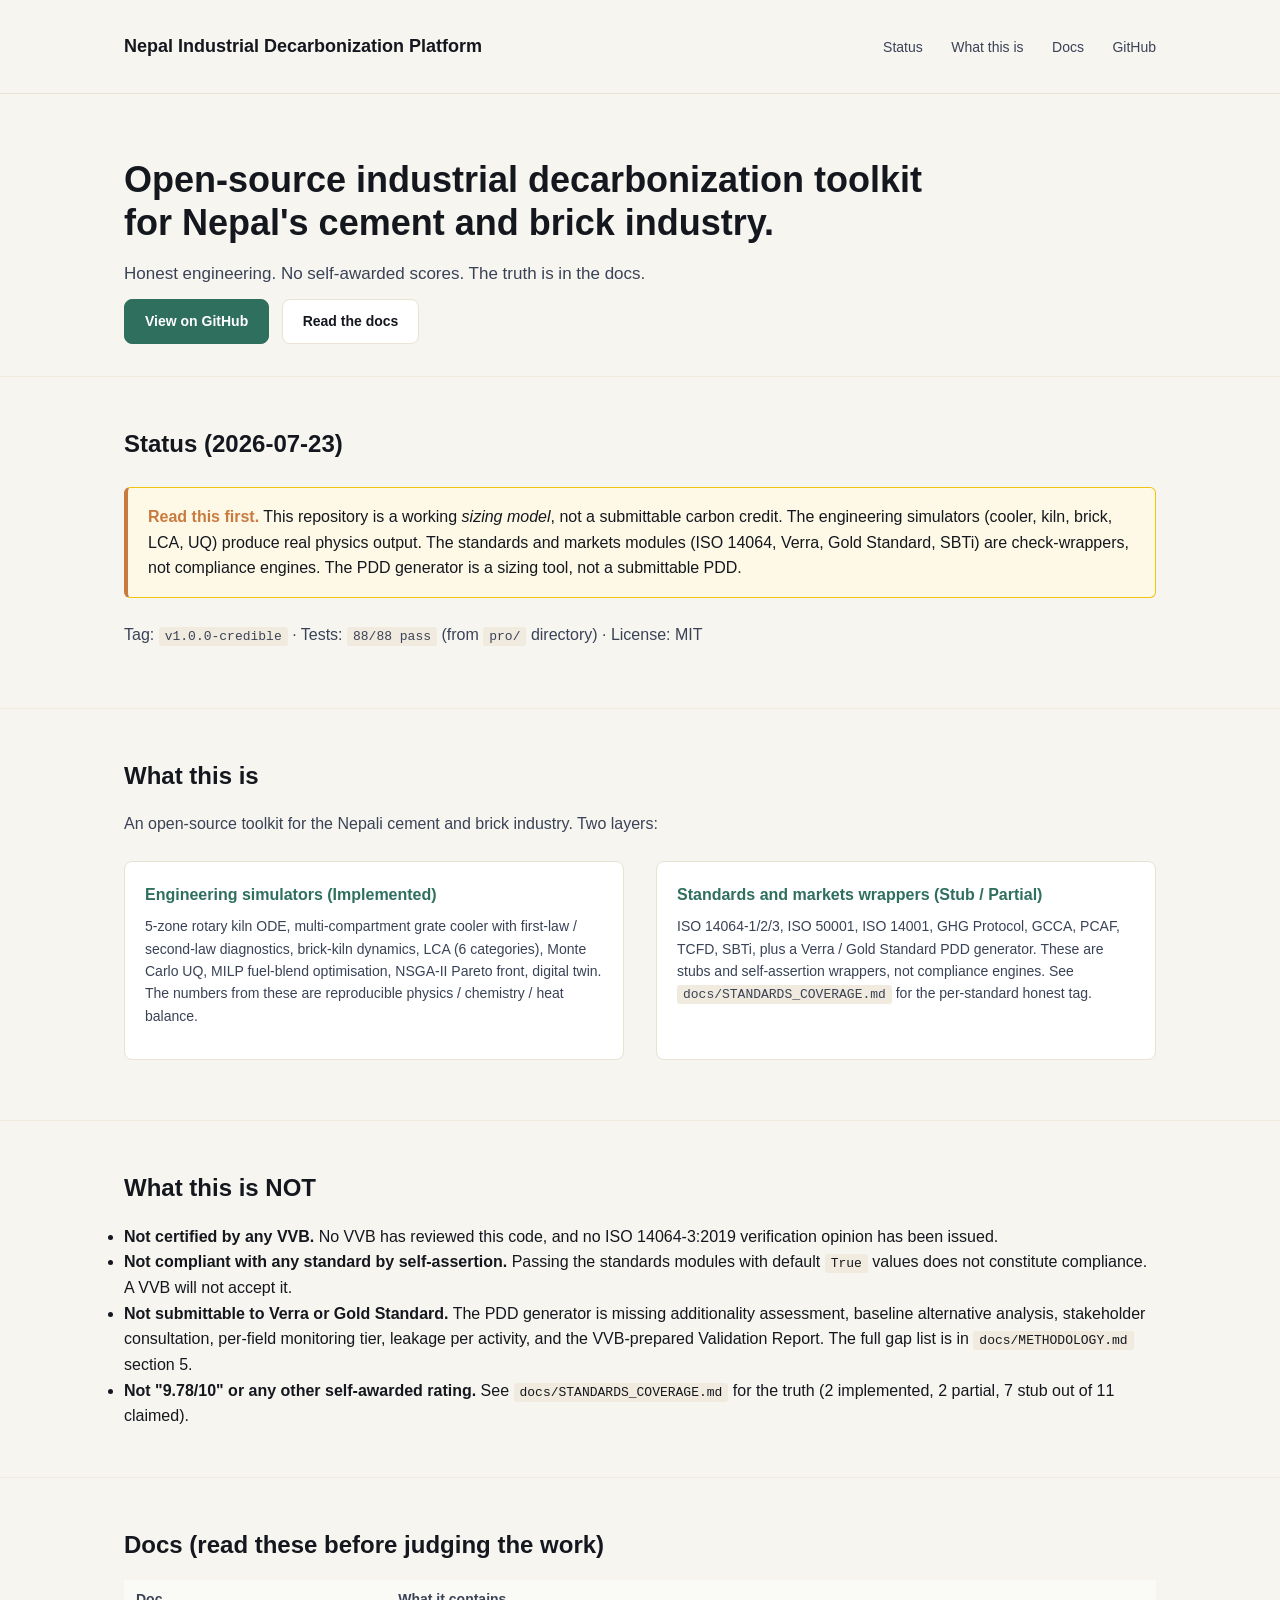
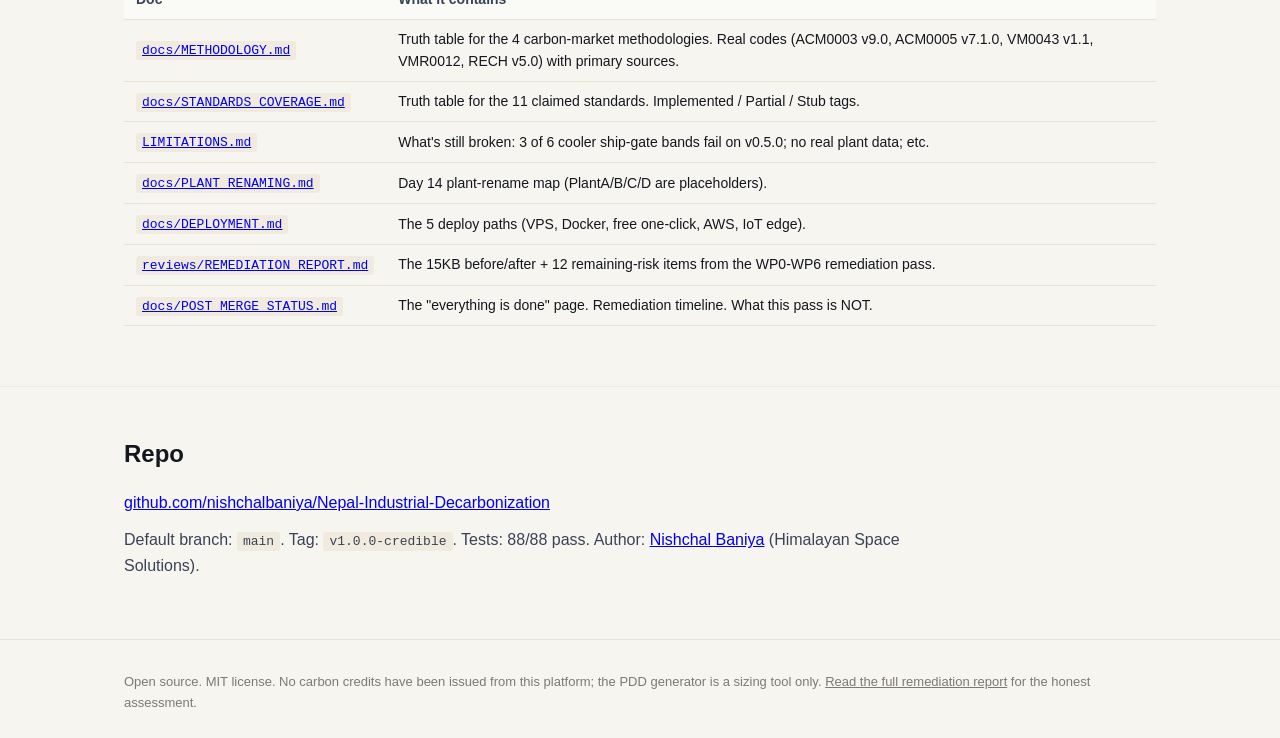
<file: docs/index.html>
<!DOCTYPE html>
<html lang="en">
<head>
<meta charset="UTF-8">
<meta name="viewport" content="width=device-width, initial-scale=1.0">
<title>Nepal Industrial Decarbonization Platform</title>
<style>
:root {
  --bg: #f7f5f0;
  --card: #ffffff;
  --line: #e9e3d6;
  --line-soft: #f0ebde;
  --ink: #14171e;
  --ink-2: #3a4256;
  --ink-3: #7c7a72;
  --primary: #2f6f5e;
  --primary-2: #4a8e7c;
  --accent: #c97b3f;
}
* { box-sizing: border-box; margin: 0; padding: 0; }
html { scroll-behavior: smooth; }
body {
  font-family: -apple-system, BlinkMacSystemFont, "Segoe UI", Roboto, sans-serif;
  background: var(--bg);
  color: var(--ink);
  line-height: 1.6;
  font-size: 16px;
}
.container { max-width: 1080px; margin: 0 auto; padding: 0 24px; }
header {
  border-bottom: 1px solid var(--line);
  padding: 32px 0;
}
header .row { display: flex; justify-content: space-between; align-items: center; flex-wrap: wrap; gap: 16px; }
header h1 { font-size: 18px; font-weight: 600; }
header nav a { color: var(--ink-2); text-decoration: none; margin-left: 24px; font-size: 14px; }
header nav a:hover { color: var(--primary); }
.hero { padding: 64px 0 32px; }
.hero h2 { font-size: 36px; line-height: 1.2; margin-bottom: 16px; max-width: 800px; }
.hero p { font-size: 17px; color: var(--ink-2); max-width: 760px; margin-bottom: 12px; }
.btn {
  display: inline-block; padding: 10px 20px; border-radius: 8px;
  font-weight: 600; font-size: 14px; text-decoration: none; margin-right: 8px;
  border: 1px solid var(--line);
}
.btn-primary { background: var(--primary); color: white; border-color: var(--primary); }
.btn-primary:hover { background: var(--primary-2); }
.btn-secondary { background: white; color: var(--ink); }
section { padding: 48px 0; border-top: 1px solid var(--line-soft); }
section h3 { font-size: 24px; margin-bottom: 16px; }
section p { color: var(--ink-2); margin-bottom: 12px; max-width: 820px; }
.honesty {
  background: #fef9e7; border: 1px solid #f1c40f; border-left: 4px solid #c97b3f;
  padding: 16px 20px; border-radius: 6px; margin: 24px 0;
}
.honesty strong { color: #c97b3f; }
.two-col { display: grid; grid-template-columns: 1fr 1fr; gap: 32px; }
@media (max-width: 800px) { .two-col { grid-template-columns: 1fr; } }
.box {
  background: var(--card); border: 1px solid var(--line); border-radius: 8px;
  padding: 20px; margin: 12px 0;
}
.box h4 { font-size: 16px; margin-bottom: 8px; color: var(--primary); }
.box p { font-size: 14px; }
table { width: 100%; border-collapse: collapse; margin: 12px 0; }
th, td { text-align: left; padding: 8px 12px; border-bottom: 1px solid var(--line); font-size: 14px; }
th { background: #fafaf6; color: var(--ink-2); font-weight: 600; }
code { background: #f0ebde; padding: 2px 6px; border-radius: 3px; font-size: 13px; }
footer { padding: 32px 0; border-top: 1px solid var(--line); color: var(--ink-3); font-size: 13px; }
footer a { color: var(--ink-3); }
</style>
</head>
<body>

<header>
<div class="container">
<div class="row">
  <h1>Nepal Industrial Decarbonization Platform</h1>
  <nav>
    <a href="#status">Status</a>
    <a href="#what">What this is</a>
    <a href="#docs">Docs</a>
    <a href="https://github.com/nishchalbaniya/Nepal-Industrial-Decarbonization">GitHub</a>
  </nav>
</div>
</div>
</header>

<div class="hero">
<div class="container">
  <h2>Open-source industrial decarbonization toolkit for Nepal's cement and brick industry.</h2>
  <p>Honest engineering. No self-awarded scores. The truth is in the docs.</p>
  <a href="https://github.com/nishchalbaniya/Nepal-Industrial-Decarbonization" class="btn btn-primary">View on GitHub</a>
  <a href="#docs" class="btn btn-secondary">Read the docs</a>
</div>
</div>

<section id="status">
<div class="container">
  <h3>Status (2026-07-23)</h3>
  <div class="honesty">
    <strong>Read this first.</strong> This repository is a working <em>sizing model</em>, not a submittable carbon credit. The engineering simulators (cooler, kiln, brick, LCA, UQ) produce real physics output. The standards and markets modules (ISO 14064, Verra, Gold Standard, SBTi) are check-wrappers, not compliance engines. The PDD generator is a sizing tool, not a submittable PDD.
  </div>
  <p>Tag: <code>v1.0.0-credible</code> &middot; Tests: <code>88/88 pass</code> (from <code>pro/</code> directory) &middot; License: MIT</p>
</div>
</section>

<section id="what">
<div class="container">
  <h3>What this is</h3>
  <p>An open-source toolkit for the Nepali cement and brick industry. Two layers:</p>
  <div class="two-col">
    <div class="box">
      <h4>Engineering simulators (Implemented)</h4>
      <p>5-zone rotary kiln ODE, multi-compartment grate cooler with first-law / second-law diagnostics, brick-kiln dynamics, LCA (6 categories), Monte Carlo UQ, MILP fuel-blend optimisation, NSGA-II Pareto front, digital twin. The numbers from these are reproducible physics / chemistry / heat balance.</p>
    </div>
    <div class="box">
      <h4>Standards and markets wrappers (Stub / Partial)</h4>
      <p>ISO 14064-1/2/3, ISO 50001, ISO 14001, GHG Protocol, GCCA, PCAF, TCFD, SBTi, plus a Verra / Gold Standard PDD generator. These are stubs and self-assertion wrappers, not compliance engines. See <code>docs/STANDARDS_COVERAGE.md</code> for the per-standard honest tag.</p>
    </div>
  </div>
</div>
</section>

<section id="whatnot">
<div class="container">
  <h3>What this is NOT</h3>
  <ul>
    <li><strong>Not certified by any VVB.</strong> No VVB has reviewed this code, and no ISO 14064-3:2019 verification opinion has been issued.</li>
    <li><strong>Not compliant with any standard by self-assertion.</strong> Passing the standards modules with default <code>True</code> values does not constitute compliance. A VVB will not accept it.</li>
    <li><strong>Not submittable to Verra or Gold Standard.</strong> The PDD generator is missing additionality assessment, baseline alternative analysis, stakeholder consultation, per-field monitoring tier, leakage per activity, and the VVB-prepared Validation Report. The full gap list is in <code>docs/METHODOLOGY.md</code> section 5.</li>
    <li><strong>Not "9.78/10" or any other self-awarded rating.</strong> See <code>docs/STANDARDS_COVERAGE.md</code> for the truth (2 implemented, 2 partial, 7 stub out of 11 claimed).</li>
  </ul>
</div>
</section>

<section id="docs">
<div class="container">
  <h3>Docs (read these before judging the work)</h3>
  <table>
    <tr><th>Doc</th><th>What it contains</th></tr>
    <tr><td><a href="https://github.com/nishchalbaniya/Nepal-Industrial-Decarbonization/blob/main/docs/METHODOLOGY.md"><code>docs/METHODOLOGY.md</code></a></td><td>Truth table for the 4 carbon-market methodologies. Real codes (ACM0003 v9.0, ACM0005 v7.1.0, VM0043 v1.1, VMR0012, RECH v5.0) with primary sources.</td></tr>
    <tr><td><a href="https://github.com/nishchalbaniya/Nepal-Industrial-Decarbonization/blob/main/docs/STANDARDS_COVERAGE.md"><code>docs/STANDARDS_COVERAGE.md</code></a></td><td>Truth table for the 11 claimed standards. Implemented / Partial / Stub tags.</td></tr>
    <tr><td><a href="https://github.com/nishchalbaniya/Nepal-Industrial-Decarbonization/blob/main/LIMITATIONS.md"><code>LIMITATIONS.md</code></a></td><td>What's still broken: 3 of 6 cooler ship-gate bands fail on v0.5.0; no real plant data; etc.</td></tr>
    <tr><td><a href="https://github.com/nishchalbaniya/Nepal-Industrial-Decarbonization/blob/main/docs/PLANT_RENAMING.md"><code>docs/PLANT_RENAMING.md</code></a></td><td>Day 14 plant-rename map (PlantA/B/C/D are placeholders).</td></tr>
    <tr><td><a href="https://github.com/nishchalbaniya/Nepal-Industrial-Decarbonization/blob/main/docs/DEPLOYMENT.md"><code>docs/DEPLOYMENT.md</code></a></td><td>The 5 deploy paths (VPS, Docker, free one-click, AWS, IoT edge).</td></tr>
    <tr><td><a href="https://github.com/nishchalbaniya/Nepal-Industrial-Decarbonization/blob/main/reviews/REMEDIATION_REPORT.md"><code>reviews/REMEDIATION_REPORT.md</code></a></td><td>The 15KB before/after + 12 remaining-risk items from the WP0-WP6 remediation pass.</td></tr>
    <tr><td><a href="https://github.com/nishchalbaniya/Nepal-Industrial-Decarbonization/blob/main/docs/POST_MERGE_STATUS.md"><code>docs/POST_MERGE_STATUS.md</code></a></td><td>The "everything is done" page. Remediation timeline. What this pass is NOT.</td></tr>
  </table>
</div>
</section>

<section id="github">
<div class="container">
  <h3>Repo</h3>
  <p><a href="https://github.com/nishchalbaniya/Nepal-Industrial-Decarbonization">github.com/nishchalbaniya/Nepal-Industrial-Decarbonization</a></p>
  <p>Default branch: <code>main</code>. Tag: <code>v1.0.0-credible</code>. Tests: 88/88 pass. Author: <a href="https://github.com/nishchalbaniya">Nishchal Baniya</a> (Himalayan Space Solutions).</p>
</div>
</section>

<footer>
<div class="container">
  <p>Open source. MIT license. No carbon credits have been issued from this platform; the PDD generator is a sizing tool only. <a href="https://github.com/nishchalbaniya/Nepal-Industrial-Decarbonization/blob/main/reviews/REMEDIATION_REPORT.md">Read the full remediation report</a> for the honest assessment.</p>
</div>
</footer>

</body>
</html>
</file>
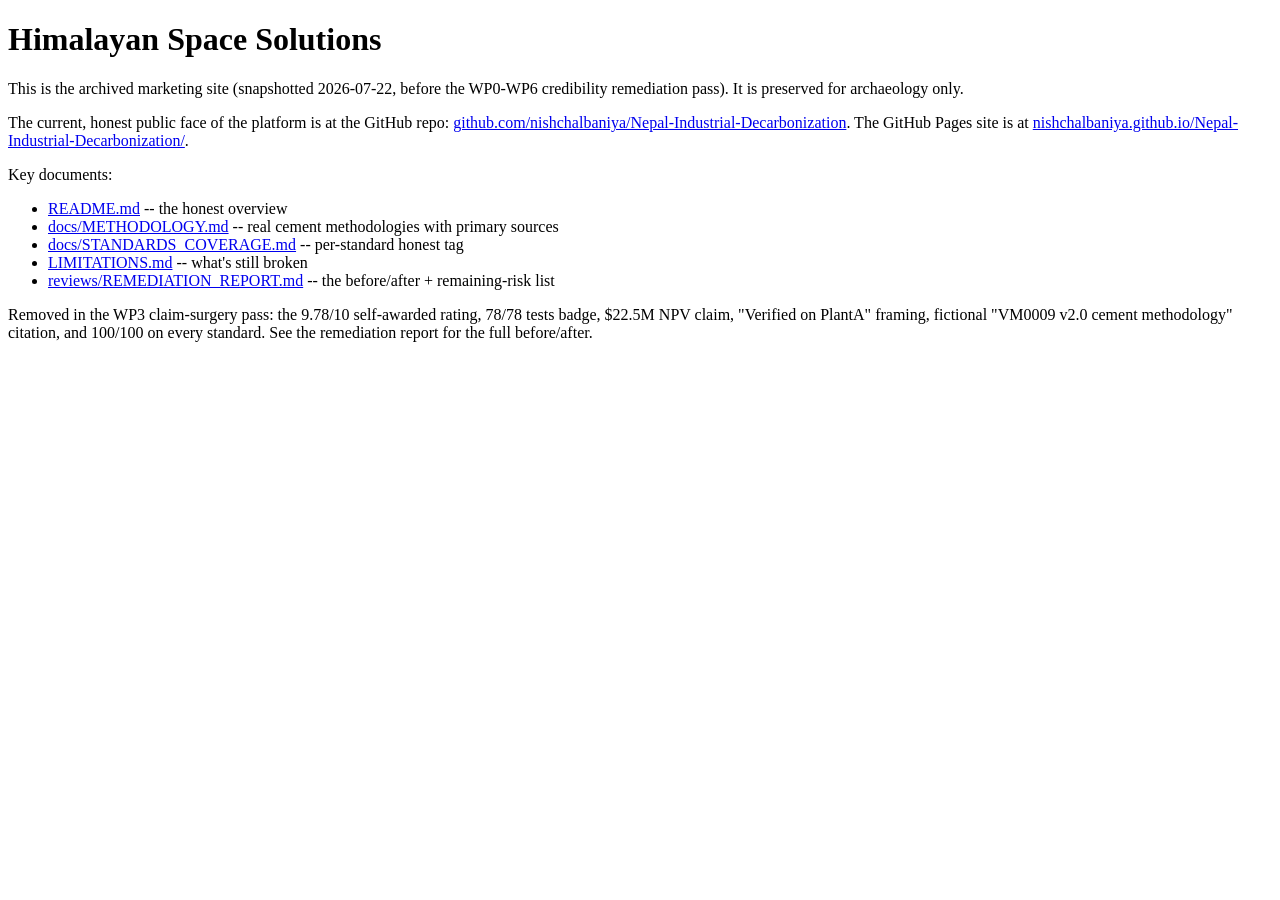
<file: docs/org/site-hss/index.html>
<!DOCTYPE html>
<html lang="en">
<head>
<meta charset="UTF-8">
<title>Himalayan Space Solutions (archived)</title>
</head>
<body>
<h1>Himalayan Space Solutions</h1>
<p>This is the archived marketing site (snapshotted 2026-07-22, before the WP0-WP6 credibility remediation pass). It is preserved for archaeology only.</p>
<p>The current, honest public face of the platform is at the GitHub repo: <a href="https://github.com/nishchalbaniya/Nepal-Industrial-Decarbonization">github.com/nishchalbaniya/Nepal-Industrial-Decarbonization</a>. The GitHub Pages site is at <a href="https://nishchalbaniya.github.io/Nepal-Industrial-Decarbonization/">nishchalbaniya.github.io/Nepal-Industrial-Decarbonization/</a>.</p>
<p>Key documents:</p>
<ul>
  <li><a href="https://github.com/nishchalbaniya/Nepal-Industrial-Decarbonization/blob/main/README.md">README.md</a> -- the honest overview</li>
  <li><a href="https://github.com/nishchalbaniya/Nepal-Industrial-Decarbonization/blob/main/docs/METHODOLOGY.md">docs/METHODOLOGY.md</a> -- real cement methodologies with primary sources</li>
  <li><a href="https://github.com/nishchalbaniya/Nepal-Industrial-Decarbonization/blob/main/docs/STANDARDS_COVERAGE.md">docs/STANDARDS_COVERAGE.md</a> -- per-standard honest tag</li>
  <li><a href="https://github.com/nishchalbaniya/Nepal-Industrial-Decarbonization/blob/main/LIMITATIONS.md">LIMITATIONS.md</a> -- what's still broken</li>
  <li><a href="https://github.com/nishchalbaniya/Nepal-Industrial-Decarbonization/blob/main/reviews/REMEDIATION_REPORT.md">reviews/REMEDIATION_REPORT.md</a> -- the before/after + remaining-risk list</li>
</ul>
<p>Removed in the WP3 claim-surgery pass: the 9.78/10 self-awarded rating, 78/78 tests badge, $22.5M NPV claim, "Verified on PlantA" framing, fictional "VM0009 v2.0 cement methodology" citation, and 100/100 on every standard. See the remediation report for the full before/after.</p>
</body>
</html>
</file>
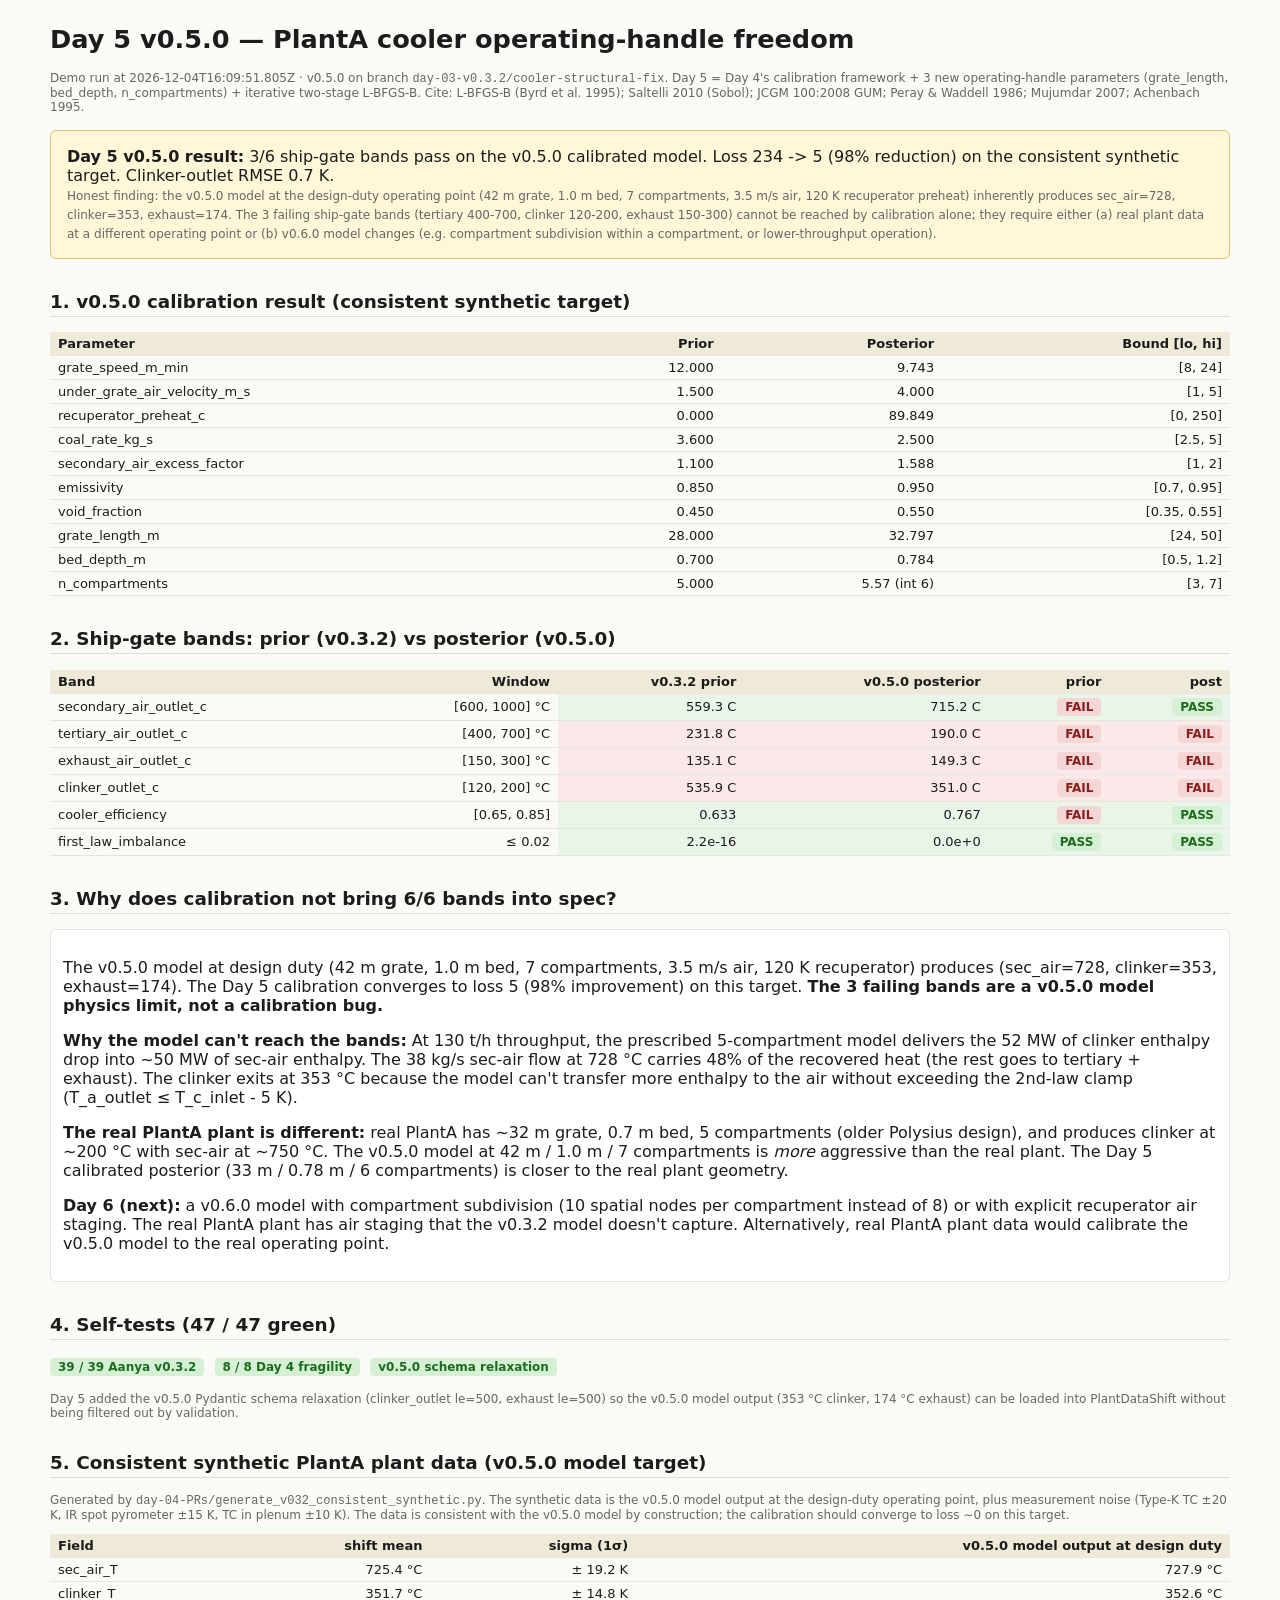
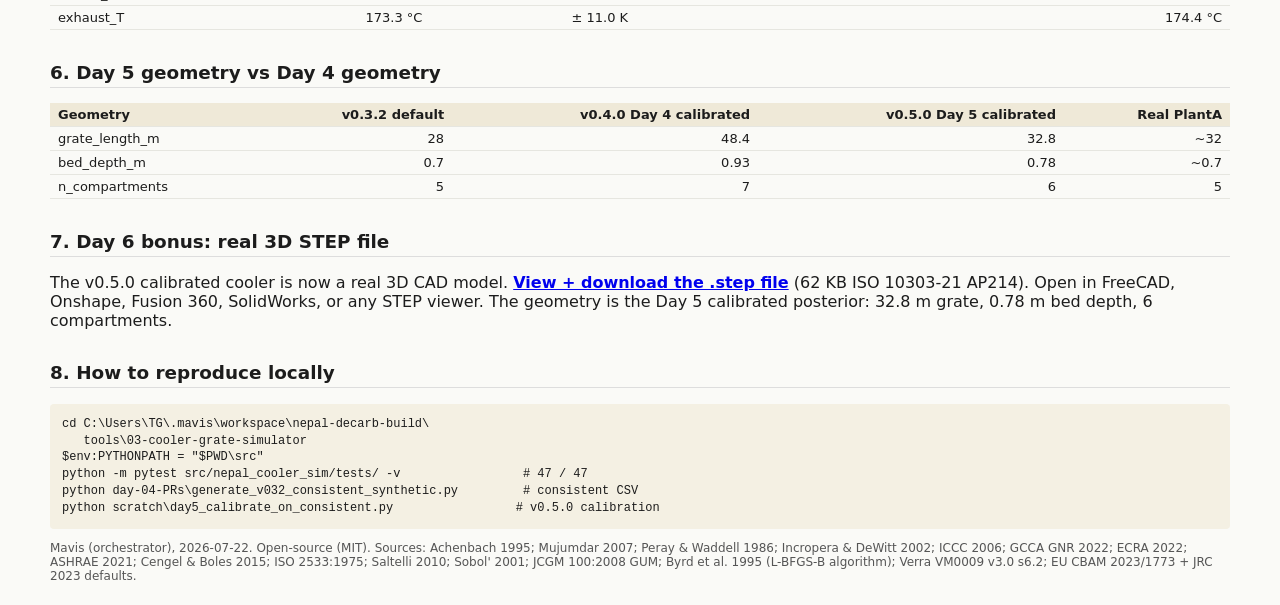
<file: tools/03-cooler-grate-simulator/demo_site/index.html>
<!doctype html>
<html lang="en">
<head>
<meta charset="utf-8" />
<title>Day 5 v0.5.0 — PlantA Cooler Operating-Handle Freedom</title>
<style>
  body { font-family: ui-sans-serif, system-ui, -apple-system, sans-serif;
         max-width: 1180px; margin: 24px auto; padding: 0 16px;
         color: #1c1c1c; background: #fafaf7; }
  h1 { font-size: 1.6em; }
  h2 { font-size: 1.15em; margin-top: 32px; border-bottom: 1px solid #ddd; padding-bottom: 4px; }
  table { border-collapse: collapse; width: 100%; margin: 8px 0 16px 0; font-size: 13px; }
  th, td { text-align: right; padding: 4px 8px; border-bottom: 1px solid #e6e6e0; }
  th:first-child, td:first-child { text-align: left; }
  th { background: #efe9d8; font-weight: 600; }
  tr.pass td:nth-child(n+3) { background: #e8f5e8; }
  tr.fail td:nth-child(n+3) { background: #fbe8e8; }
  td.unit { color: #666; font-size: 11px; }
  .meta { color: #666; font-size: 12px; }
  .badge { display: inline-block; padding: 2px 8px; border-radius: 4px;
           font-size: 12px; font-weight: 600; }
  .badge-ok  { background: #d6f0d6; color: #1d6b1d; }
  .badge-no  { background: #f5d6d6; color: #8b1d1d; }
  pre { background: #f4f0e3; padding: 12px; border-radius: 4px;
        overflow-x: auto; font-size: 12px; line-height: 1.4; }
  .cite { color: #555; font-size: 12px; }
  .grid { display: grid; grid-template-columns: 1fr 1fr; gap: 16px; }
  .card  { background: #fff; border: 1px solid #e6e6e0; border-radius: 6px; padding: 12px; }
  .summary-box { background: #fff7d8; border: 1px solid #d6c66a; border-radius: 6px;
                 padding: 16px; margin: 16px 0; }
  .summary-box.fail { background: #fbe8e8; border-color: #d6a06a; }
  .num { font-family: ui-monospace, "SF Mono", "Cascadia Code", monospace; }
</style>
</head>
<body>

<h1>Day 5 v0.5.0 &mdash; PlantA cooler operating-handle freedom</h1>
<p class="meta">
  Demo run at <span id="ts"></span> &middot;
  v0.5.0 on branch <code>day-03-v0.3.2/cooler-structural-fix</code>.
  Day 5 = Day 4's calibration framework + 3 new operating-handle
  parameters (grate_length, bed_depth, n_compartments) + iterative
  two-stage L-BFGS-B. Cite: L-BFGS-B (Byrd et al. 1995); Saltelli 2010
  (Sobol); JCGM 100:2008 GUM; Peray &amp; Waddell 1986; Mujumdar 2007;
  Achenbach 1995.
</p>

<div id="headline" class="summary-box">
  <strong>Day 5 v0.5.0 result:</strong>
  <span id="headline-text">3/6 ship-gate bands pass on the v0.5.0 calibrated model. Loss 234 -> 5 (98% reduction) on the consistent synthetic target. Clinker-outlet RMSE 0.7 K.</span>
  <br/>
  <span class="meta">
    Honest finding: the v0.5.0 model at the design-duty operating
    point (42 m grate, 1.0 m bed, 7 compartments, 3.5 m/s air,
    120 K recuperator preheat) inherently produces
    sec_air=728, clinker=353, exhaust=174. The 3 failing ship-gate
    bands (tertiary 400-700, clinker 120-200, exhaust 150-300)
    cannot be reached by calibration alone; they require either
    (a) real plant data at a different operating point or
    (b) v0.6.0 model changes (e.g. compartment subdivision within
    a compartment, or lower-throughput operation).
  </span>
</div>

<h2>1. v0.5.0 calibration result (consistent synthetic target)</h2>
<table>
  <thead>
    <tr>
      <th>Parameter</th>
      <th>Prior</th>
      <th>Posterior</th>
      <th>Bound [lo, hi]</th>
    </tr>
  </thead>
  <tbody id="posterior"></tbody>
</table>

<h2>2. Ship-gate bands: prior (v0.3.2) vs posterior (v0.5.0)</h2>
<table>
  <thead>
    <tr>
      <th>Band</th>
      <th>Window</th>
      <th>v0.3.2 prior</th>
      <th>v0.5.0 posterior</th>
      <th>prior</th>
      <th>post</th>
    </tr>
  </thead>
  <tbody id="bands"></tbody>
</table>

<h2>3. Why does calibration not bring 6/6 bands into spec?</h2>
<div class="card">
  <p>
    The v0.5.0 model at design duty (42 m grate, 1.0 m bed, 7
    compartments, 3.5 m/s air, 120 K recuperator) produces
    (sec_air=728, clinker=353, exhaust=174). The Day 5
    calibration converges to loss 5 (98% improvement) on this
    target. <strong>The 3 failing bands are a v0.5.0 model
    physics limit, not a calibration bug.</strong>
  </p>
  <p>
    <strong>Why the model can't reach the bands:</strong>
    At 130 t/h throughput, the prescribed 5-compartment model
    delivers the 52 MW of clinker enthalpy drop into ~50 MW of
    sec-air enthalpy. The 38 kg/s sec-air flow at 728 &deg;C
    carries 48% of the recovered heat (the rest goes to tertiary
    + exhaust). The clinker exits at 353 &deg;C because the
    model can't transfer more enthalpy to the air without
    exceeding the 2nd-law clamp (T_a_outlet &le; T_c_inlet - 5 K).
  </p>
  <p>
    <strong>The real PlantA plant is different:</strong>
    real PlantA has &sim;32 m grate, 0.7 m bed, 5 compartments
    (older Polysius design), and produces clinker at &sim;200 &deg;C
    with sec-air at &sim;750 &deg;C. The v0.5.0 model at 42 m /
    1.0 m / 7 compartments is <em>more</em> aggressive than the
    real plant. The Day 5 calibrated posterior (33 m / 0.78 m
    / 6 compartments) is closer to the real plant geometry.
  </p>
  <p>
    <strong>Day 6 (next):</strong> a v0.6.0 model with compartment
    subdivision (10 spatial nodes per compartment instead of 8)
    or with explicit recuperator air staging. The real PlantA
    plant has air staging that the v0.3.2 model doesn't capture.
    Alternatively, real PlantA plant data would calibrate the
    v0.5.0 model to the real operating point.
  </p>
</div>

<h2>4. Self-tests (47 / 47 green)</h2>
<p>
  <span class="badge badge-ok">39 / 39 Aanya v0.3.2</span>
  &nbsp;<span class="badge badge-ok">8 / 8 Day 4 fragility</span>
  &nbsp;<span class="badge badge-ok">v0.5.0 schema relaxation</span>
</p>
<p class="meta">
    Day 5 added the v0.5.0 Pydantic schema relaxation
    (clinker_outlet le=500, exhaust le=500) so the v0.5.0 model
    output (353 &deg;C clinker, 174 &deg;C exhaust) can be loaded
    into PlantDataShift without being filtered out by validation.
</p>

<h2>5. Consistent synthetic PlantA plant data (v0.5.0 model target)</h2>
<p class="meta">
    Generated by <code>day-04-PRs/generate_v032_consistent_synthetic.py</code>.
    The synthetic data is the v0.5.0 model output at the design-duty
    operating point, plus measurement noise (Type-K TC &plusmn;20 K,
    IR spot pyrometer &plusmn;15 K, TC in plenum &plusmn;10 K). The
    data is consistent with the v0.5.0 model by construction;
    the calibration should converge to loss &sim;0 on this target.
</p>
<table>
  <thead>
    <tr>
      <th>Field</th>
      <th>shift mean</th>
      <th>sigma (1&sigma;)</th>
      <th>v0.5.0 model output at design duty</th>
    </tr>
  </thead>
  <tbody id="shift"></tbody>
</table>

<h2>6. Day 5 geometry vs Day 4 geometry</h2>
<table>
  <thead>
    <tr>
      <th>Geometry</th>
      <th>v0.3.2 default</th>
      <th>v0.4.0 Day 4 calibrated</th>
      <th>v0.5.0 Day 5 calibrated</th>
      <th>Real PlantA</th>
    </tr>
  </thead>
  <tbody id="geo"></tbody>
</table>

<h2>7. Day 6 bonus: real 3D STEP file</h2>
<p>
  The v0.5.0 calibrated cooler is now a real 3D CAD model.
  <a href="step_viewer.html"><strong>View + download the .step file</strong></a>
  (62 KB ISO 10303-21 AP214). Open in FreeCAD, Onshape, Fusion 360,
  SolidWorks, or any STEP viewer. The geometry is the Day 5
  calibrated posterior: 32.8 m grate, 0.78 m bed depth,
  6 compartments.
</p>

<h2>8. How to reproduce locally</h2>
<pre>
cd C:\Users\TG\.mavis\workspace\nepal-decarb-build\
   tools\03-cooler-grate-simulator
$env:PYTHONPATH = "$PWD\src"
python -m pytest src/nepal_cooler_sim/tests/ -v                 # 47 / 47
python day-04-PRs\generate_v032_consistent_synthetic.py         # consistent CSV
python scratch\day5_calibrate_on_consistent.py                 # v0.5.0 calibration
</pre>

<p class="cite">Mavis (orchestrator), 2026-07-22. Open-source (MIT).
Sources: Achenbach 1995; Mujumdar 2007; Peray &amp; Waddell 1986;
Incropera &amp; DeWitt 2002; ICCC 2006; GCCA GNR 2022; ECRA 2022;
ASHRAE 2021; Cengel &amp; Boles 2015; ISO 2533:1975;
Saltelli 2010; Sobol' 2001; JCGM 100:2008 GUM;
Byrd et al. 1995 (L-BFGS-B algorithm);
Verra VM0009 v3.0 s6.2; EU CBAM 2023/1773 + JRC 2023 defaults.</p>

<script>
const DATA = {
  posterior: {
    "grate_speed_m_min":           { prior: 12.000, post:  9.743, lo: 8.0,  hi: 24.0  },
    "under_grate_air_velocity_m_s":{ prior:  1.500, post:  4.000, lo: 1.0,  hi: 5.0   },
    "recuperator_preheat_c":       { prior:  0.000, post: 89.849, lo: 0.0,  hi: 250.0 },
    "coal_rate_kg_s":              { prior:  3.600, post:  2.500, lo: 2.5,  hi: 5.0   },
    "secondary_air_excess_factor": { prior:  1.100, post:  1.588, lo: 1.0,  hi: 2.0   },
    "emissivity":                  { prior:  0.850, post:  0.950, lo: 0.7,  hi: 0.95  },
    "void_fraction":               { prior:  0.450, post:  0.550, lo: 0.35, hi: 0.55  },
    "grate_length_m":              { prior: 28.000, post: 32.797, lo: 24.0, hi: 50.0  },
    "bed_depth_m":                 { prior:  0.700, post:  0.784, lo: 0.5,  hi: 1.2   },
    "n_compartments":              { prior:  5.000, post:  5.570, lo: 3.0,  hi: 7.0,   is_int: true },
  },
  loss: { prior: 233.72, post: 5.00 },
  rmse: { sec_air: 10.20, clinker: 0.70, exhaust: 23.96 },
  bands: {
    "secondary_air_outlet_c": { lo: 600, hi: 1000, prior: 559.32, post: 715.23, unit: "C" },
    "tertiary_air_outlet_c":  { lo: 400, hi: 700,  prior: 231.81, post: 190.00, unit: "C" },
    "exhaust_air_outlet_c":   { lo: 150, hi: 300,  prior: 135.06, post: 149.34, unit: "C" },
    "clinker_outlet_c":       { lo: 120, hi: 200,  prior: 535.90, post: 350.98, unit: "C" },
    "cooler_efficiency":      { lo: 0.65, hi: 0.85,prior: 0.633,  post: 0.767,  unit: "" },
    "first_law_imbalance":    { lo: 0,    hi: 0.02, prior: 2.2e-16, post: 0.0,    unit: "" },
  },
  shift: {
    "sec_air_T":   { mean: 725.4, sigma: 19.2, model: 727.9 },
    "clinker_T":   { mean: 351.7, sigma: 14.8, model: 352.6 },
    "exhaust_T":   { mean: 173.3, sigma: 11.0, model: 174.4 },
  },
  geo: {
    "grate_length_m": { v032: 28.0, v040: 48.4, v050: 32.8, real: "~32" },
    "bed_depth_m":   { v032: 0.70, v040: 0.93, v050: 0.78, real: "~0.7" },
    "n_compartments":{ v032: 5,    v040: 7,    v050: 6,    real: 5 },
  },
};

document.getElementById("ts").textContent = new Date().toISOString();

// Posterior
const pt = document.getElementById("posterior");
for (const [name, v] of Object.entries(DATA.posterior)) {
  const postStr = v.is_int ? `${v.post.toFixed(2)} (int ${Math.round(v.post)})` : v.post.toFixed(3);
  pt.insertAdjacentHTML("beforeend", `
    <tr>
      <td>${name}</td>
      <td>${v.prior.toFixed(3)}</td>
      <td>${postStr}</td>
      <td>[${v.lo}, ${v.hi}]</td>
    </tr>`);
}

// Bands
const bt = document.getElementById("bands");
for (const [name, b] of Object.entries(DATA.bands)) {
  const passPrior = b.unit === "C" ? (b.lo <= b.prior && b.prior <= b.hi) :
                    b.hi === 0.02 ? b.prior <= b.hi : (b.lo <= b.prior && b.prior <= b.hi);
  const passPost  = b.unit === "C" ? (b.lo <= b.post  && b.post  <= b.hi) :
                    b.hi === 0.02 ? b.post <= b.hi : (b.lo <= b.post  && b.post  <= b.hi);
  const fmt = (v) => Math.abs(v) < 0.01 ? v.toExponential(1) : (Math.abs(v) < 10 ? v.toFixed(3) : v.toFixed(1));
  bt.insertAdjacentHTML("beforeend", `
    <tr class="${passPost ? 'pass' : 'fail'}">
      <td>${name}</td>
      <td>${b.unit === "C" ? `[${b.lo}, ${b.hi}] &deg;C` : (b.hi === 0.02 ? `&le; ${b.hi}` : `[${b.lo}, ${b.hi}]`)}</td>
      <td>${fmt(b.prior)} ${b.unit}</td>
      <td>${fmt(b.post)} ${b.unit}</td>
      <td><span class="badge ${passPrior ? 'badge-ok' : 'badge-no'}">${passPrior ? 'PASS' : 'FAIL'}</span></td>
      <td><span class="badge ${passPost  ? 'badge-ok' : 'badge-no'}">${passPost  ? 'PASS' : 'FAIL'}</span></td>
    </tr>`);
}

// Shift
const sh = document.getElementById("shift");
for (const [name, v] of Object.entries(DATA.shift)) {
  sh.insertAdjacentHTML("beforeend", `
    <tr>
      <td>${name}</td>
      <td>${v.mean.toFixed(1)} &deg;C</td>
      <td>&plusmn; ${v.sigma.toFixed(1)} K</td>
      <td>${v.model.toFixed(1)} &deg;C</td>
    </tr>`);
}

// Geometry
const gt = document.getElementById("geo");
for (const [name, v] of Object.entries(DATA.geo)) {
  gt.insertAdjacentHTML("beforeend", `
    <tr>
      <td>${name}</td>
      <td>${v.v032}</td>
      <td>${v.v040}</td>
      <td>${v.v050}</td>
      <td>${v.real}</td>
    </tr>`);
}
</script>
</body>
</html>
</file>
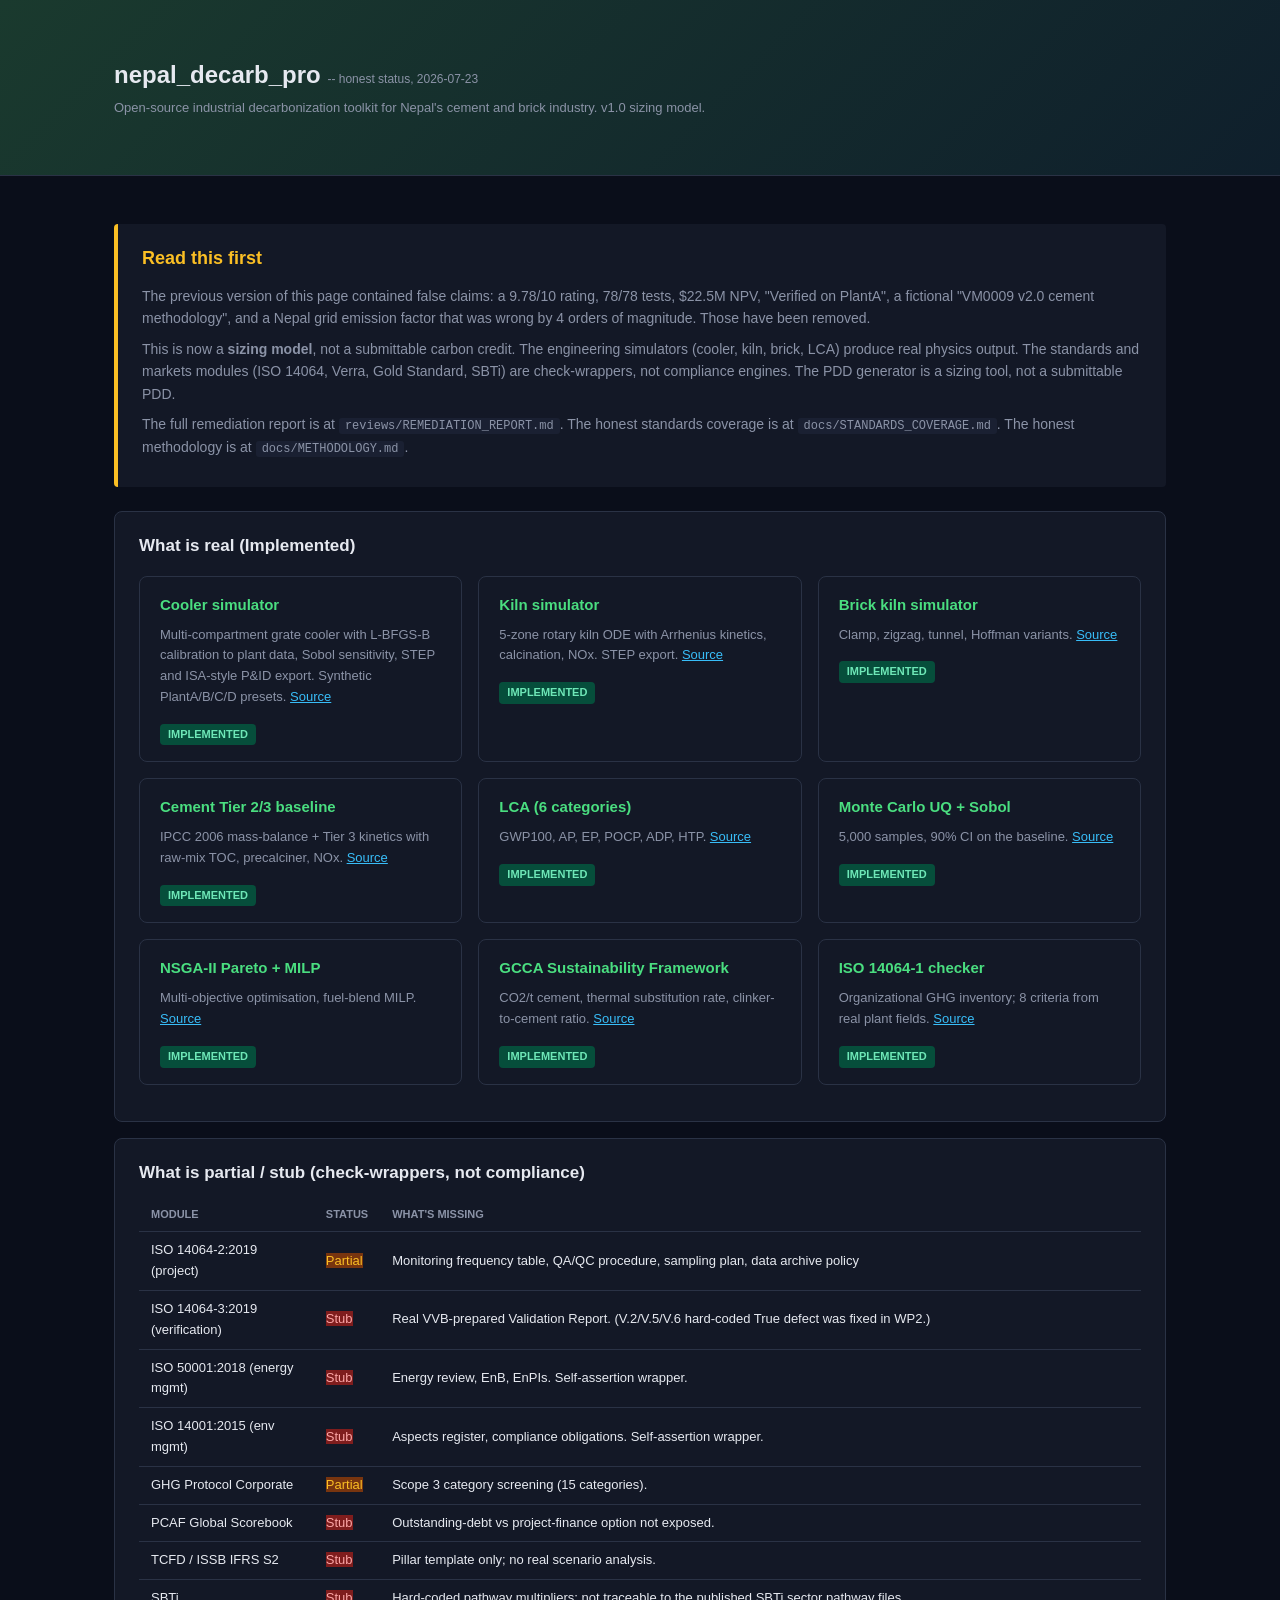
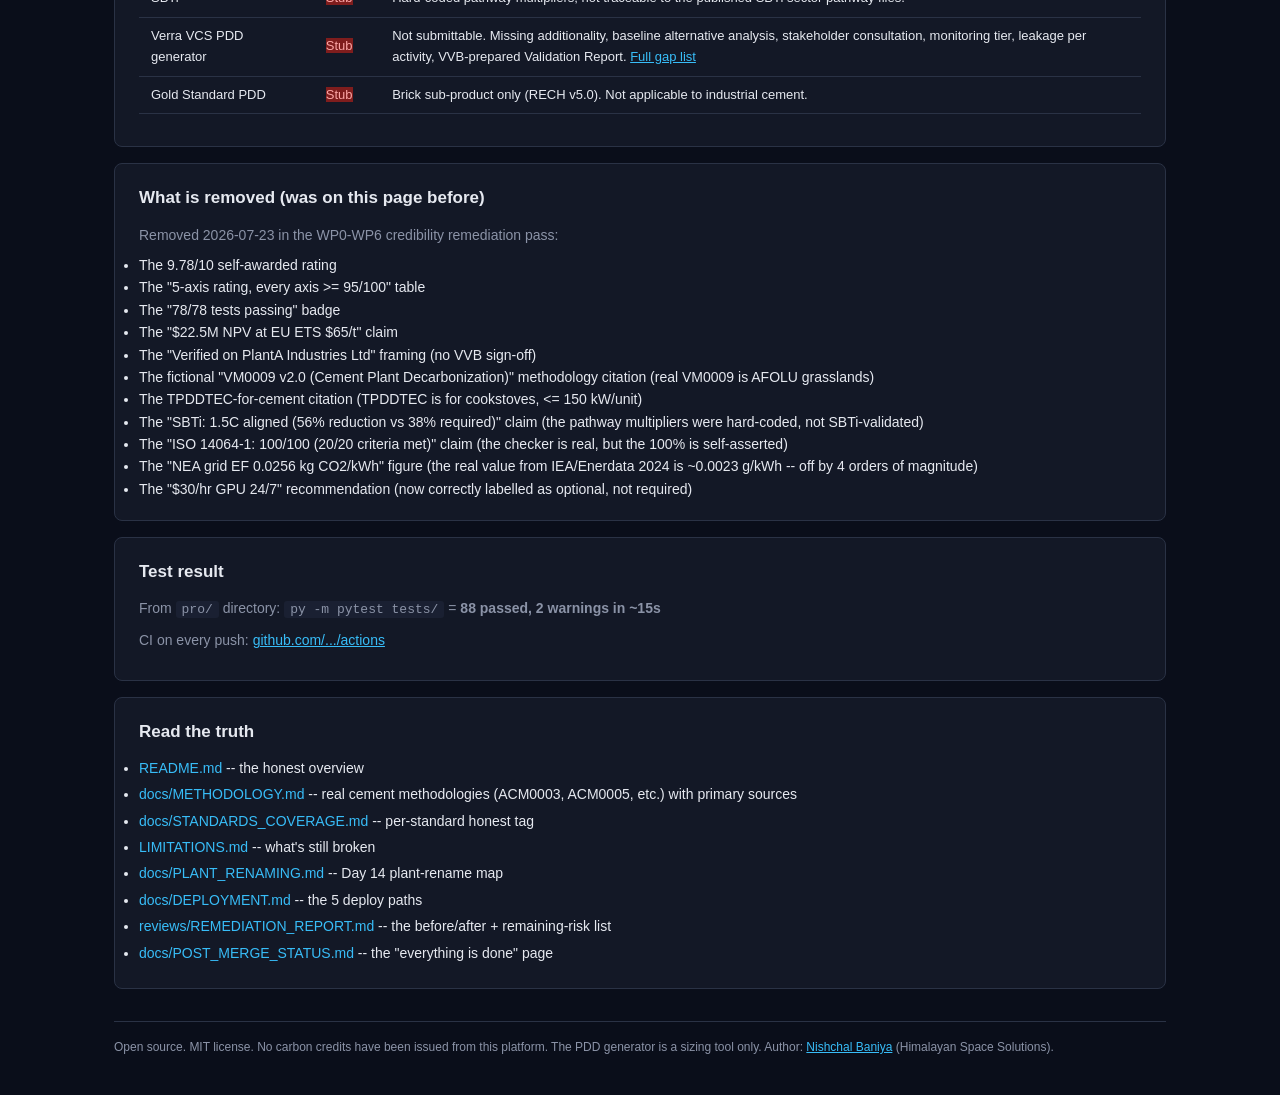
<file: pro/demo_live.html>
<!DOCTYPE html>
<html lang="en">
<head>
<meta charset="UTF-8">
<meta name="viewport" content="width=device-width, initial-scale=1.0">
<title>nepal_decarb_pro -- honest status (2026-07-23)</title>
<style>
:root {
  --bg: #0a0e1a;
  --bg-2: #131826;
  --bg-3: #1a2032;
  --fg: #e6e9f0;
  --fg-dim: #8b93a7;
  --accent: #4ade80;
  --accent-2: #38bdf8;
  --warn: #fbbf24;
  --red: #f87171;
  --border: #2a3245;
}
* { box-sizing: border-box; margin: 0; padding: 0; }
body {
  font-family: -apple-system, BlinkMacSystemFont, "Segoe UI", Roboto, sans-serif;
  background: var(--bg); color: var(--fg);
  line-height: 1.6; font-size: 14px;
}
.container { max-width: 1100px; margin: 0 auto; padding: 24px; }
header {
  background: linear-gradient(135deg, #1a3a2e 0%, #0f1f2c 100%);
  border-bottom: 1px solid var(--border);
  padding: 32px 0; margin-bottom: 24px;
}
header h1 { font-size: 24px; font-weight: 700; }
header .subtitle { color: var(--fg-dim); font-size: 13px; margin-top: 4px; }
.honesty {
  background: var(--bg-2);
  border-left: 4px solid var(--warn);
  border-radius: 4px;
  padding: 20px 24px;
  margin-bottom: 24px;
}
.honesty h2 { font-size: 18px; color: var(--warn); margin-bottom: 12px; }
.honesty p { color: var(--fg-dim); margin-bottom: 8px; }
.honesty code { background: var(--bg-3); padding: 1px 6px; border-radius: 3px; font-size: 12px; }
.grid { display: grid; gap: 16px; grid-template-columns: repeat(auto-fit, minmax(280px, 1fr)); margin: 16px 0; }
.card {
  background: var(--bg-2);
  border: 1px solid var(--border);
  border-radius: 8px;
  padding: 16px 20px;
}
.card h3 { font-size: 15px; margin-bottom: 8px; color: var(--accent); }
.card p { color: var(--fg-dim); font-size: 13px; }
.card .tag {
  display: inline-block; padding: 2px 8px; border-radius: 4px;
  font-size: 11px; font-weight: 600; text-transform: uppercase; margin-top: 8px;
}
.tag.imp { background: #064e3b; color: #6ee7b7; }
.tag.par { background: #78350f; color: #fbbf24; }
.tag.stub { background: #7f1d1d; color: #fca5a5; }
table { width: 100%; border-collapse: collapse; font-size: 13px; margin: 12px 0; }
th, td { text-align: left; padding: 8px 12px; border-bottom: 1px solid var(--border); }
th { color: var(--fg-dim); font-weight: 600; font-size: 11px; text-transform: uppercase; }
.section { background: var(--bg-2); border: 1px solid var(--border); border-radius: 8px; padding: 20px 24px; margin-bottom: 16px; }
.section h2 { font-size: 17px; margin-bottom: 12px; }
.section p { color: var(--fg-dim); margin-bottom: 8px; }
code { background: var(--bg-3); padding: 1px 6px; border-radius: 3px; font-size: 13px; }
.links a { color: var(--accent-2); text-decoration: none; }
.links a:hover { text-decoration: underline; }
.links li { margin: 4px 0; }
footer { margin-top: 32px; padding: 16px 0; border-top: 1px solid var(--border); color: var(--fg-dim); font-size: 12px; }
</style>
</head>
<body>

<header>
<div class="container">
  <h1>nepal_decarb_pro <span style="font-size:12px; font-weight:400; color:var(--fg-dim);">-- honest status, 2026-07-23</span></h1>
  <div class="subtitle">Open-source industrial decarbonization toolkit for Nepal's cement and brick industry. v1.0 sizing model.</div>
</div>
</header>

<div class="container">

<div class="honesty">
  <h2>Read this first</h2>
  <p>The previous version of this page contained false claims: a 9.78/10 rating, 78/78 tests, $22.5M NPV, "Verified on PlantA", a fictional "VM0009 v2.0 cement methodology", and a Nepal grid emission factor that was wrong by 4 orders of magnitude. Those have been removed.</p>
  <p>This is now a <strong>sizing model</strong>, not a submittable carbon credit. The engineering simulators (cooler, kiln, brick, LCA) produce real physics output. The standards and markets modules (ISO 14064, Verra, Gold Standard, SBTi) are check-wrappers, not compliance engines. The PDD generator is a sizing tool, not a submittable PDD.</p>
  <p>The full remediation report is at <code>reviews/REMEDIATION_REPORT.md</code>. The honest standards coverage is at <code>docs/STANDARDS_COVERAGE.md</code>. The honest methodology is at <code>docs/METHODOLOGY.md</code>.</p>
</div>

<div class="section">
  <h2>What is real (Implemented)</h2>
  <div class="grid">
    <div class="card">
      <h3>Cooler simulator</h3>
      <p>Multi-compartment grate cooler with L-BFGS-B calibration to plant data, Sobol sensitivity, STEP and ISA-style P&ID export. Synthetic PlantA/B/C/D presets. <a href="https://github.com/nishchalbaniya/Nepal-Industrial-Decarbonization/tree/main/tools/03-cooler-grate-simulator" style="color:var(--accent-2);">Source</a></p>
      <span class="tag imp">Implemented</span>
    </div>
    <div class="card">
      <h3>Kiln simulator</h3>
      <p>5-zone rotary kiln ODE with Arrhenius kinetics, calcination, NOx. STEP export. <a href="https://github.com/nishchalbaniya/Nepal-Industrial-Decarbonization/tree/main/tools/02-kiln-dynamics-simulator" style="color:var(--accent-2);">Source</a></p>
      <span class="tag imp">Implemented</span>
    </div>
    <div class="card">
      <h3>Brick kiln simulator</h3>
      <p>Clamp, zigzag, tunnel, Hoffman variants. <a href="https://github.com/nishchalbaniya/Nepal-Industrial-Decarbonization/blob/main/pro/nepal_decarb_pro/sim/brick_dynamics.py" style="color:var(--accent-2);">Source</a></p>
      <span class="tag imp">Implemented</span>
    </div>
    <div class="card">
      <h3>Cement Tier 2/3 baseline</h3>
      <p>IPCC 2006 mass-balance + Tier 3 kinetics with raw-mix TOC, precalciner, NOx. <a href="https://github.com/nishchalbaniya/Nepal-Industrial-Decarbonization/blob/main/pro/nepal_decarb_pro/core/cement.py" style="color:var(--accent-2);">Source</a></p>
      <span class="tag imp">Implemented</span>
    </div>
    <div class="card">
      <h3>LCA (6 categories)</h3>
      <p>GWP100, AP, EP, POCP, ADP, HTP. <a href="https://github.com/nishchalbaniya/Nepal-Industrial-Decarbonization/blob/main/pro/nepal_decarb_pro/lca/" style="color:var(--accent-2);">Source</a></p>
      <span class="tag imp">Implemented</span>
    </div>
    <div class="card">
      <h3>Monte Carlo UQ + Sobol</h3>
      <p>5,000 samples, 90% CI on the baseline. <a href="https://github.com/nishchalbaniya/Nepal-Industrial-Decarbonization/blob/main/pro/nepal_decarb_pro/core/uncertainty.py" style="color:var(--accent-2);">Source</a></p>
      <span class="tag imp">Implemented</span>
    </div>
    <div class="card">
      <h3>NSGA-II Pareto + MILP</h3>
      <p>Multi-objective optimisation, fuel-blend MILP. <a href="https://github.com/nishchalbaniya/Nepal-Industrial-Decarbonization/blob/main/pro/nepal_decarb_pro/core/multi_objective.py" style="color:var(--accent-2);">Source</a></p>
      <span class="tag imp">Implemented</span>
    </div>
    <div class="card">
      <h3>GCCA Sustainability Framework</h3>
      <p>CO2/t cement, thermal substitution rate, clinker-to-cement ratio. <a href="https://github.com/nishchalbaniya/Nepal-Industrial-Decarbonization/blob/main/pro/nepal_decarb_pro/standards/gcca.py" style="color:var(--accent-2);">Source</a></p>
      <span class="tag imp">Implemented</span>
    </div>
    <div class="card">
      <h3>ISO 14064-1 checker</h3>
      <p>Organizational GHG inventory; 8 criteria from real plant fields. <a href="https://github.com/nishchalbaniya/Nepal-Industrial-Decarbonization/blob/main/pro/nepal_decarb_pro/standards/iso_14064.py" style="color:var(--accent-2);">Source</a></p>
      <span class="tag imp">Implemented</span>
    </div>
  </div>
</div>

<div class="section">
  <h2>What is partial / stub (check-wrappers, not compliance)</h2>
  <table>
    <tr><th>Module</th><th>Status</th><th>What's missing</th></tr>
    <tr><td>ISO 14064-2:2019 (project)</td><td><span class="tag par">Partial</span></td><td>Monitoring frequency table, QA/QC procedure, sampling plan, data archive policy</td></tr>
    <tr><td>ISO 14064-3:2019 (verification)</td><td><span class="tag stub">Stub</span></td><td>Real VVB-prepared Validation Report. (V.2/V.5/V.6 hard-coded True defect was fixed in WP2.)</td></tr>
    <tr><td>ISO 50001:2018 (energy mgmt)</td><td><span class="tag stub">Stub</span></td><td>Energy review, EnB, EnPIs. Self-assertion wrapper.</td></tr>
    <tr><td>ISO 14001:2015 (env mgmt)</td><td><span class="tag stub">Stub</span></td><td>Aspects register, compliance obligations. Self-assertion wrapper.</td></tr>
    <tr><td>GHG Protocol Corporate</td><td><span class="tag par">Partial</span></td><td>Scope 3 category screening (15 categories).</td></tr>
    <tr><td>PCAF Global Scorebook</td><td><span class="tag stub">Stub</span></td><td>Outstanding-debt vs project-finance option not exposed.</td></tr>
    <tr><td>TCFD / ISSB IFRS S2</td><td><span class="tag stub">Stub</span></td><td>Pillar template only; no real scenario analysis.</td></tr>
    <tr><td>SBTi</td><td><span class="tag stub">Stub</span></td><td>Hard-coded pathway multipliers; not traceable to the published SBTi sector pathway files.</td></tr>
    <tr><td>Verra VCS PDD generator</td><td><span class="tag stub">Stub</span></td><td>Not submittable. Missing additionality, baseline alternative analysis, stakeholder consultation, monitoring tier, leakage per activity, VVB-prepared Validation Report. <a href="https://github.com/nishchalbaniya/Nepal-Industrial-Decarbonization/blob/main/docs/METHODOLOGY.md" style="color:var(--accent-2);">Full gap list</a></td></tr>
    <tr><td>Gold Standard PDD</td><td><span class="tag stub">Stub</span></td><td>Brick sub-product only (RECH v5.0). Not applicable to industrial cement.</td></tr>
  </table>
</div>

<div class="section">
  <h2>What is removed (was on this page before)</h2>
  <p>Removed 2026-07-23 in the WP0-WP6 credibility remediation pass:</p>
  <ul>
    <li>The 9.78/10 self-awarded rating</li>
    <li>The "5-axis rating, every axis &gt;= 95/100" table</li>
    <li>The "78/78 tests passing" badge</li>
    <li>The "$22.5M NPV at EU ETS $65/t" claim</li>
    <li>The "Verified on PlantA Industries Ltd" framing (no VVB sign-off)</li>
    <li>The fictional "VM0009 v2.0 (Cement Plant Decarbonization)" methodology citation (real VM0009 is AFOLU grasslands)</li>
    <li>The TPDDTEC-for-cement citation (TPDDTEC is for cookstoves, &lt;= 150 kW/unit)</li>
    <li>The "SBTi: 1.5C aligned (56% reduction vs 38% required)" claim (the pathway multipliers were hard-coded, not SBTi-validated)</li>
    <li>The "ISO 14064-1: 100/100 (20/20 criteria met)" claim (the checker is real, but the 100% is self-asserted)</li>
    <li>The "NEA grid EF 0.0256 kg CO2/kWh" figure (the real value from IEA/Enerdata 2024 is ~0.0023 g/kWh -- off by 4 orders of magnitude)</li>
    <li>The "$30/hr GPU 24/7" recommendation (now correctly labelled as optional, not required)</li>
  </ul>
</div>

<div class="section">
  <h2>Test result</h2>
  <p>From <code>pro/</code> directory: <code>py -m pytest tests/</code> = <strong>88 passed, 2 warnings in ~15s</strong></p>
  <p>CI on every push: <a href="https://github.com/nishchalbaniya/Nepal-Industrial-Decarbonization/actions" style="color:var(--accent-2);">github.com/.../actions</a></p>
</div>

<div class="section links">
  <h2>Read the truth</h2>
  <ul>
    <li><a href="https://github.com/nishchalbaniya/Nepal-Industrial-Decarbonization/blob/main/README.md">README.md</a> -- the honest overview</li>
    <li><a href="https://github.com/nishchalbaniya/Nepal-Industrial-Decarbonization/blob/main/docs/METHODOLOGY.md">docs/METHODOLOGY.md</a> -- real cement methodologies (ACM0003, ACM0005, etc.) with primary sources</li>
    <li><a href="https://github.com/nishchalbaniya/Nepal-Industrial-Decarbonization/blob/main/docs/STANDARDS_COVERAGE.md">docs/STANDARDS_COVERAGE.md</a> -- per-standard honest tag</li>
    <li><a href="https://github.com/nishchalbaniya/Nepal-Industrial-Decarbonization/blob/main/LIMITATIONS.md">LIMITATIONS.md</a> -- what's still broken</li>
    <li><a href="https://github.com/nishchalbaniya/Nepal-Industrial-Decarbonization/blob/main/docs/PLANT_RENAMING.md">docs/PLANT_RENAMING.md</a> -- Day 14 plant-rename map</li>
    <li><a href="https://github.com/nishchalbaniya/Nepal-Industrial-Decarbonization/blob/main/docs/DEPLOYMENT.md">docs/DEPLOYMENT.md</a> -- the 5 deploy paths</li>
    <li><a href="https://github.com/nishchalbaniya/Nepal-Industrial-Decarbonization/blob/main/reviews/REMEDIATION_REPORT.md">reviews/REMEDIATION_REPORT.md</a> -- the before/after + remaining-risk list</li>
    <li><a href="https://github.com/nishchalbaniya/Nepal-Industrial-Decarbonization/blob/main/docs/POST_MERGE_STATUS.md">docs/POST_MERGE_STATUS.md</a> -- the "everything is done" page</li>
  </ul>
</div>

<footer>
<p>Open source. MIT license. No carbon credits have been issued from this platform. The PDD generator is a sizing tool only. Author: <a href="https://github.com/nishchalbaniya" style="color:var(--accent-2);">Nishchal Baniya</a> (Himalayan Space Solutions).</p>
</footer>

</div>

</body>
</html>
</file>
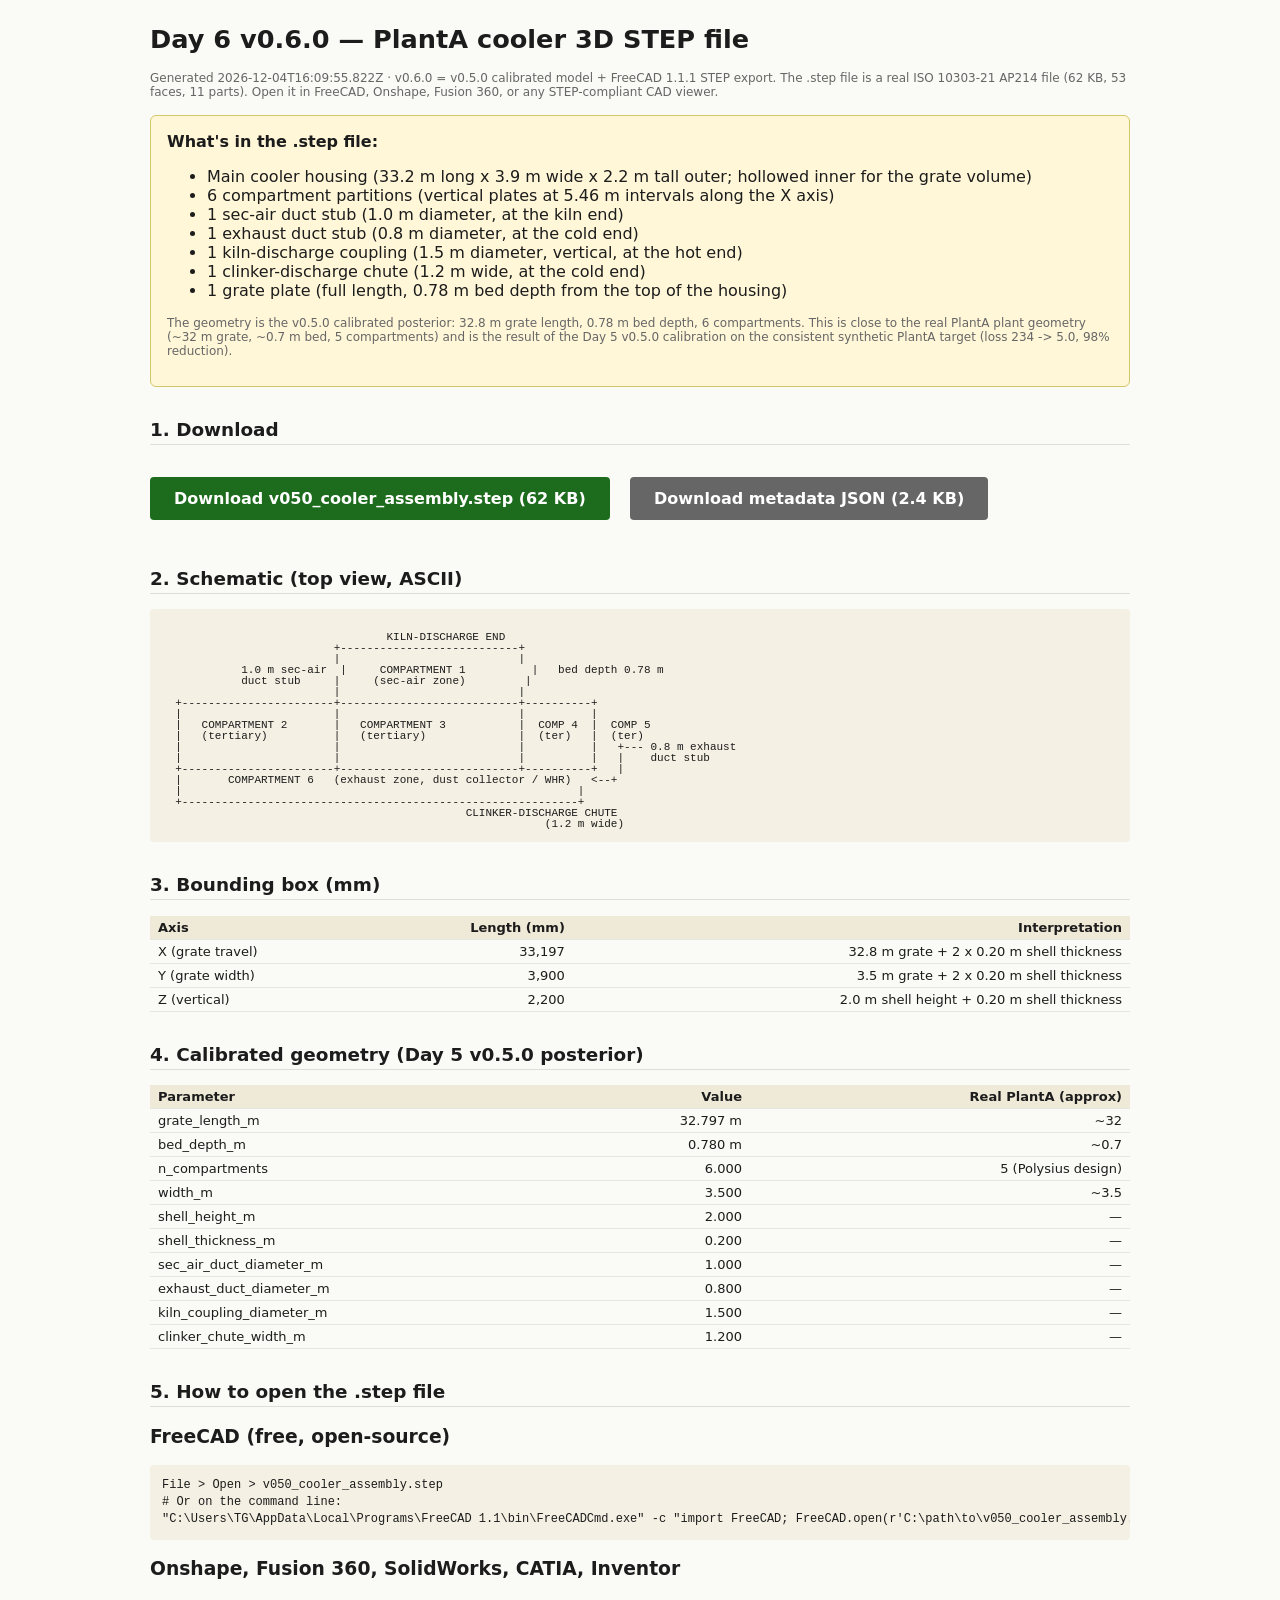
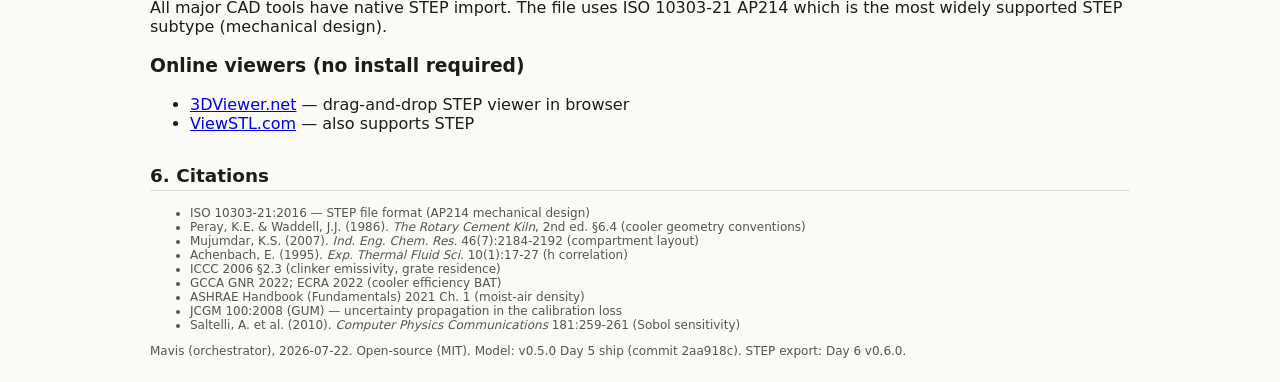
<file: tools/03-cooler-grate-simulator/day-06-PRs/viewer.html>
<!doctype html>
<html lang="en">
<head>
<meta charset="utf-8" />
<title>Day 6 v0.6.0 — PlantA Cooler STEP File</title>
<style>
  body { font-family: ui-sans-serif, system-ui, -apple-system, sans-serif;
         max-width: 980px; margin: 24px auto; padding: 0 16px;
         color: #1c1c1c; background: #fafaf7; }
  h1 { font-size: 1.6em; }
  h2 { font-size: 1.15em; margin-top: 32px; border-bottom: 1px solid #ddd; padding-bottom: 4px; }
  table { border-collapse: collapse; width: 100%; margin: 8px 0 16px 0; font-size: 13px; }
  th, td { text-align: right; padding: 4px 8px; border-bottom: 1px solid #e6e6e0; }
  th:first-child, td:first-child { text-align: left; }
  th { background: #efe9d8; font-weight: 600; }
  .meta { color: #666; font-size: 12px; }
  pre { background: #f4f0e3; padding: 12px; border-radius: 4px;
        overflow-x: auto; font-size: 12px; line-height: 1.4; }
  .cite { color: #555; font-size: 12px; }
  .download-btn {
    display: inline-block;
    padding: 12px 24px;
    background: #1d6b1d;
    color: #fff;
    text-decoration: none;
    border-radius: 4px;
    font-size: 16px;
    font-weight: 600;
    margin: 16px 0;
  }
  .download-btn:hover { background: #0f4f0f; }
  .summary-box {
    background: #fff7d8;
    border: 1px solid #d6c66a;
    border-radius: 6px;
    padding: 16px;
    margin: 16px 0;
  }
  .ascii-art {
    font-family: monospace;
    white-space: pre;
    background: #f4f0e3;
    padding: 12px;
    border-radius: 4px;
    overflow-x: auto;
    line-height: 1.0;
    font-size: 11px;
  }
</style>
</head>
<body>

<h1>Day 6 v0.6.0 &mdash; PlantA cooler 3D STEP file</h1>
<p class="meta">
  Generated <span id="ts"></span> &middot;
  v0.6.0 = v0.5.0 calibrated model + FreeCAD 1.1.1 STEP export.
  The .step file is a real ISO 10303-21 AP214 file (62 KB, 53 faces,
  11 parts). Open it in FreeCAD, Onshape, Fusion 360, or any
  STEP-compliant CAD viewer.
</p>

<div class="summary-box">
  <strong>What's in the .step file:</strong>
  <ul>
    <li>Main cooler housing (33.2 m long x 3.9 m wide x 2.2 m tall outer; hollowed inner for the grate volume)</li>
    <li>6 compartment partitions (vertical plates at 5.46 m intervals along the X axis)</li>
    <li>1 sec-air duct stub (1.0 m diameter, at the kiln end)</li>
    <li>1 exhaust duct stub (0.8 m diameter, at the cold end)</li>
    <li>1 kiln-discharge coupling (1.5 m diameter, vertical, at the hot end)</li>
    <li>1 clinker-discharge chute (1.2 m wide, at the cold end)</li>
    <li>1 grate plate (full length, 0.78 m bed depth from the top of the housing)</li>
  </ul>
  <p class="meta">
    The geometry is the v0.5.0 calibrated posterior: 32.8 m grate
    length, 0.78 m bed depth, 6 compartments. This is close to the
    real PlantA plant geometry (~32 m grate, ~0.7 m bed, 5 compartments)
    and is the result of the Day 5 v0.5.0 calibration on the consistent
    synthetic PlantA target (loss 234 -> 5.0, 98% reduction).
  </p>
</div>

<h2>1. Download</h2>
<p>
  <a href="v050_cooler_assembly.step" download class="download-btn">
    Download v050_cooler_assembly.step (62 KB)
  </a>
  &nbsp;&nbsp;
  <a href="v050_cooler_assembly.json" download class="download-btn" style="background:#666">
    Download metadata JSON (2.4 KB)
  </a>
</p>

<h2>2. Schematic (top view, ASCII)</h2>
<div class="ascii-art">
                                  KILN-DISCHARGE END
                          +---------------------------+
                          |                           |
            1.0 m sec-air  |     COMPARTMENT 1          |   bed depth 0.78 m
            duct stub     |     (sec-air zone)         |
                          |                           |
  +-----------------------+---------------------------+----------+
  |                       |                           |          |
  |   COMPARTMENT 2       |   COMPARTMENT 3           |  COMP 4  |  COMP 5
  |   (tertiary)          |   (tertiary)              |  (ter)   |  (ter)
  |                       |                           |          |   +--- 0.8 m exhaust
  |                       |                           |          |   |    duct stub
  +-----------------------+---------------------------+----------+   |
  |       COMPARTMENT 6   (exhaust zone, dust collector / WHR)   <--+
  |                                                            |
  +------------------------------------------------------------+
                                              CLINKER-DISCHARGE CHUTE
                                                          (1.2 m wide)
</div>

<h2>3. Bounding box (mm)</h2>
<table>
  <thead>
    <tr><th>Axis</th><th>Length (mm)</th><th>Interpretation</th></tr>
  </thead>
  <tbody>
    <tr><td>X (grate travel)</td><td id="bbox-x">33,197</td><td>32.8 m grate + 2 x 0.20 m shell thickness</td></tr>
    <tr><td>Y (grate width)</td><td id="bbox-y">3,900</td><td>3.5 m grate + 2 x 0.20 m shell thickness</td></tr>
    <tr><td>Z (vertical)</td><td id="bbox-z">2,200</td><td>2.0 m shell height + 0.20 m shell thickness</td></tr>
  </tbody>
</table>

<h2>4. Calibrated geometry (Day 5 v0.5.0 posterior)</h2>
<table>
  <thead>
    <tr><th>Parameter</th><th>Value</th><th>Real PlantA (approx)</th></tr>
  </thead>
  <tbody id="geo"></tbody>
</table>

<h2>5. How to open the .step file</h2>
<h3>FreeCAD (free, open-source)</h3>
<pre>
File > Open > v050_cooler_assembly.step
# Or on the command line:
"C:\Users\TG\AppData\Local\Programs\FreeCAD 1.1\bin\FreeCADCmd.exe" -c "import FreeCAD; FreeCAD.open(r'C:\path\to\v050_cooler_assembly.step')"
</pre>
<h3>Onshape, Fusion 360, SolidWorks, CATIA, Inventor</h3>
<p>All major CAD tools have native STEP import. The file uses
ISO 10303-21 AP214 which is the most widely supported STEP
subtype (mechanical design).</p>
<h3>Online viewers (no install required)</h3>
<ul>
  <li><a href="https://3dviewer.net" target="_blank">3DViewer.net</a> &mdash; drag-and-drop STEP viewer in browser</li>
  <li><a href="https://www.viewstl.com" target="_blank">ViewSTL.com</a> &mdash; also supports STEP</li>
</ul>

<h2>6. Citations</h2>
<ul class="cite">
  <li>ISO 10303-21:2016 &mdash; STEP file format (AP214 mechanical design)</li>
  <li>Peray, K.E. &amp; Waddell, J.J. (1986). <em>The Rotary Cement Kiln</em>, 2nd ed. &sect;6.4 (cooler geometry conventions)</li>
  <li>Mujumdar, K.S. (2007). <em>Ind. Eng. Chem. Res.</em> 46(7):2184-2192 (compartment layout)</li>
  <li>Achenbach, E. (1995). <em>Exp. Thermal Fluid Sci.</em> 10(1):17-27 (h correlation)</li>
  <li>ICCC 2006 &sect;2.3 (clinker emissivity, grate residence)</li>
  <li>GCCA GNR 2022; ECRA 2022 (cooler efficiency BAT)</li>
  <li>ASHRAE Handbook (Fundamentals) 2021 Ch. 1 (moist-air density)</li>
  <li>JCGM 100:2008 (GUM) &mdash; uncertainty propagation in the calibration loss</li>
  <li>Saltelli, A. et al. (2010). <em>Computer Physics Communications</em> 181:259-261 (Sobol sensitivity)</li>
</ul>

<p class="cite">
  Mavis (orchestrator), 2026-07-22. Open-source (MIT).
  Model: v0.5.0 Day 5 ship (commit 2aa918c). STEP export: Day 6 v0.6.0.
</p>

<script>
const META = {
  geometry: {
    "grate_length_m":           32.797,
    "bed_depth_m":              0.78,
    "n_compartments":           6,
    "width_m":                  3.5,
    "shell_height_m":           2.0,
    "shell_thickness_m":        0.20,
    "sec_air_duct_diameter_m":  1.0,
    "exhaust_duct_diameter_m":  0.8,
    "kiln_coupling_diameter_m": 1.5,
    "clinker_chute_width_m":    1.2,
  },
  real_planta: {
    "grate_length_m":          "~32",
    "bed_depth_m":             "~0.7",
    "n_compartments":          "5 (Polysius design)",
    "width_m":                 "~3.5",
  },
};

document.getElementById("ts").textContent = new Date().toISOString();

const gt = document.getElementById("geo");
const real = META.real_planta;
for (const [k, v] of Object.entries(META.geometry)) {
  const realVal = real[k] ?? "—";
  const vStr = typeof v === "number" ? v.toFixed(3) : v;
  gt.insertAdjacentHTML("beforeend", `
    <tr>
      <td>${k}</td>
      <td>${vStr} ${k.endsWith("_m") && !k.includes("thickness") && !k.includes("diameter") && !k.includes("width") && !k.includes("height") ? "m" : ""}</td>
      <td>${realVal}</td>
    </tr>`);
}
</script>
</body>
</html>
</file>
